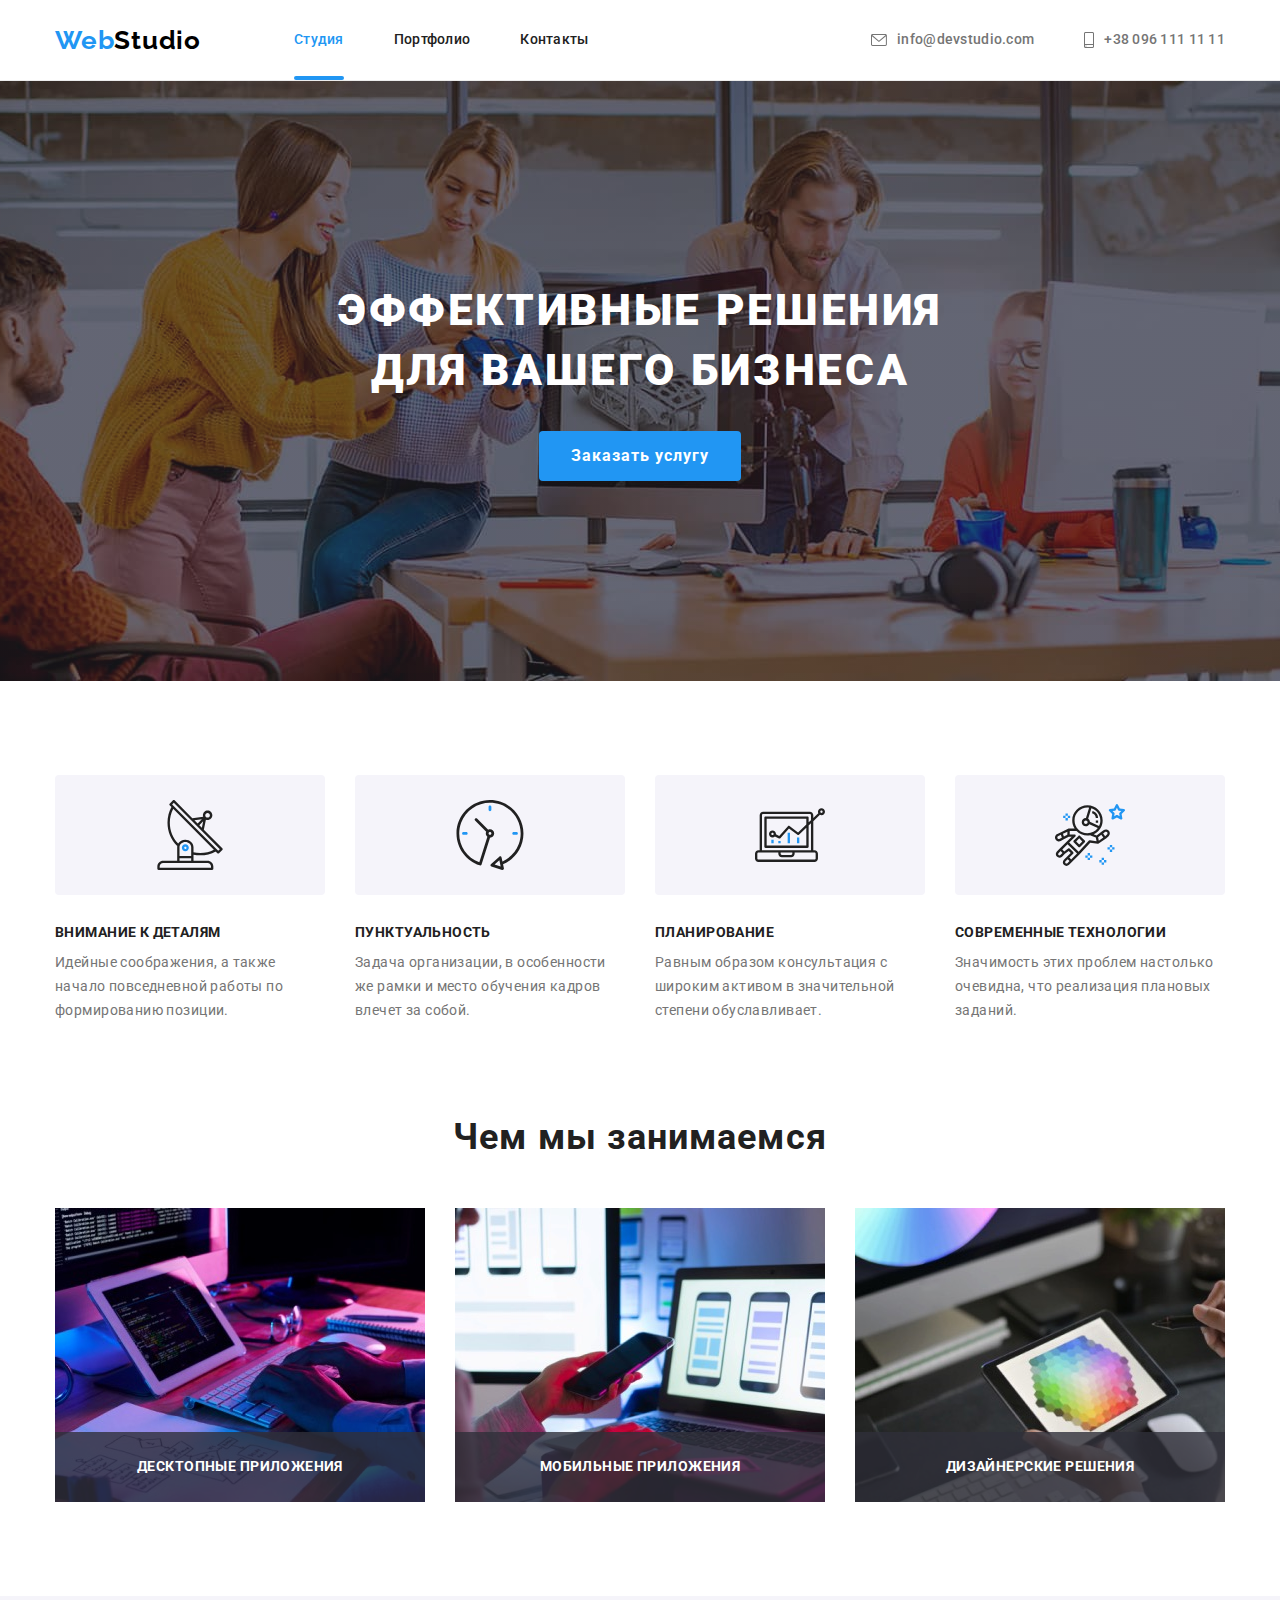
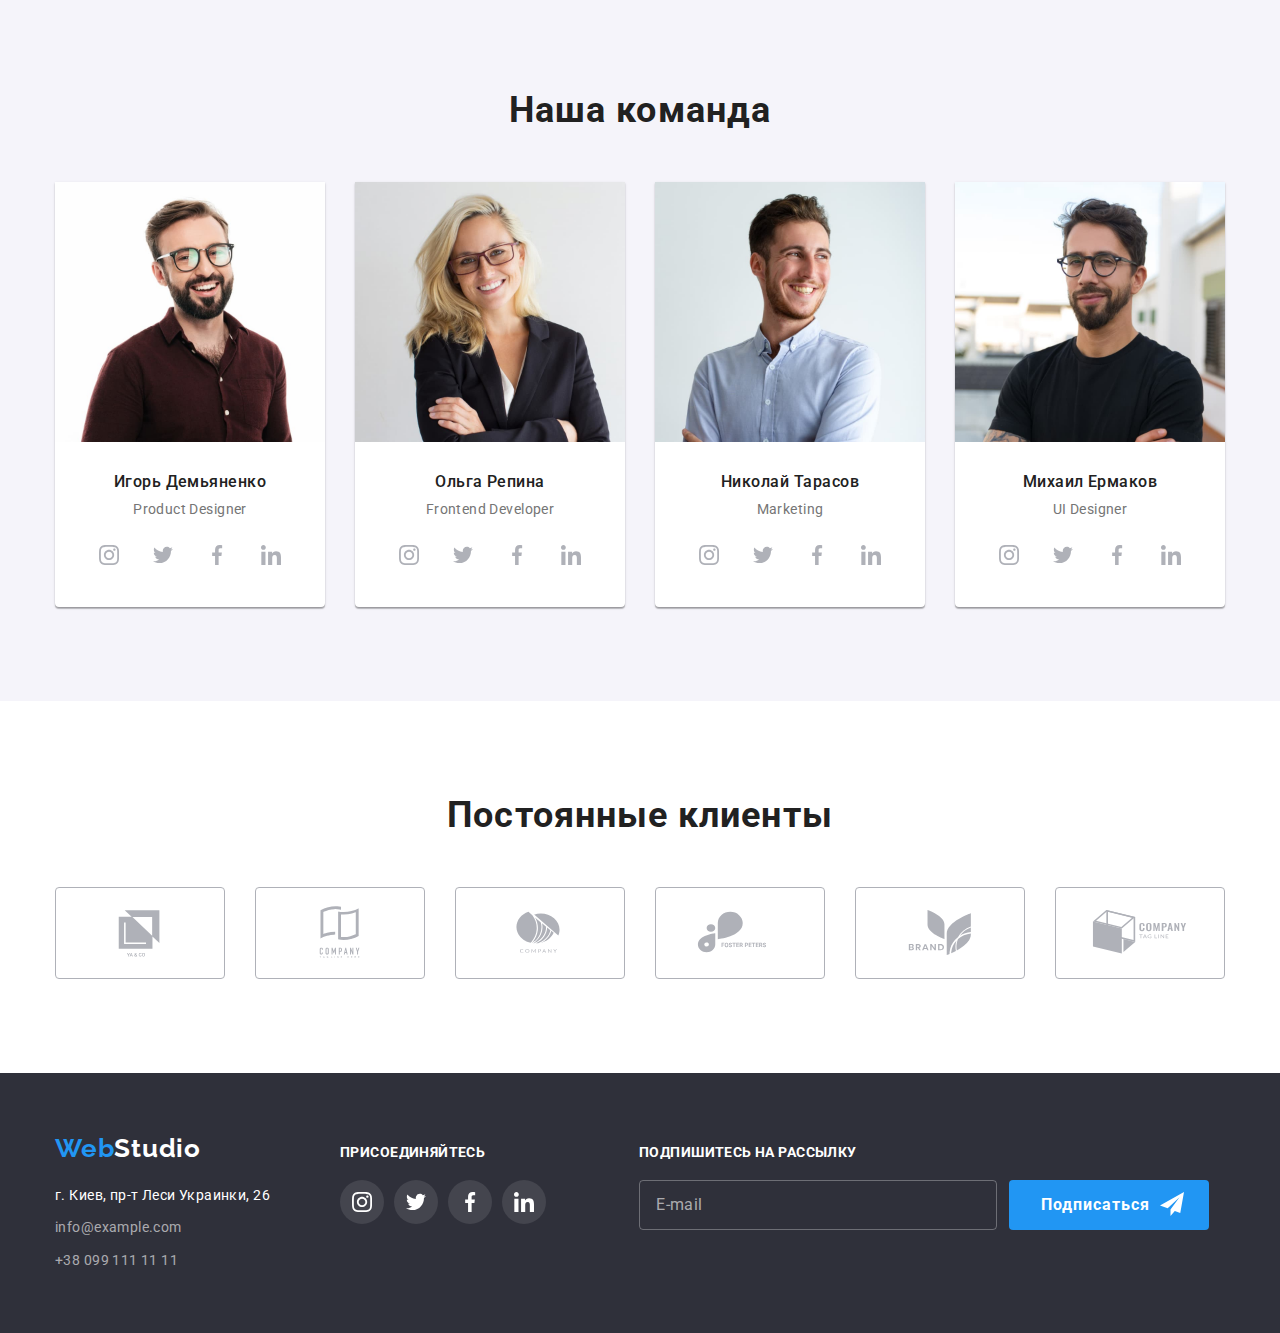
<file: index.html>
<!DOCTYPE html>
<html lang="ru">
  <head>
    <meta charset="UTF-8" />
    <meta http-equiv="X-UA-Compatible" content="IE=edge" />
    <meta name="viewport" content="width=device-width, initial-scale=1.0" />
    <title>WebStudio</title>

    <!-- Fonts start -->
    <link
      href="https://fonts.googleapis.com/css2?family=Raleway:wght@700&family=Roboto:wght@400;500;700;900&display=swap"
      rel="stylesheet"
    />
    <!-- Fonts end -->

    <!-- Normalize styles start -->
    <link
      rel="stylesheet"
      href="https://cdn.jsdelivr.net/npm/modern-normalize@1.1.0/modern-normalize.min.css"
    />
    <!-- Normalize styles end -->

    <!-- Custom styles start -->
    <link rel="stylesheet" href="./css/styles.css" />
    <!-- custom styles end -->
  </head>

  <body>
    <!--Nav menu -->

    <header class="header-underline">
      <div class="container main-nav">
        <nav class="nav">
          <a href="./" class="logo link"> <span class="logo accent">Web</span>Studio</a>
          <ul class="menu">
            <li class="list">
              <a class="nav link current" href="./index.html"> Студия</a>
            </li>
            <li class="list">
              <a class="nav link" href="./portfolio.html">Портфолио</a>
            </li>
            <li class="list">
              <a class="nav link" href="">Контакты</a>
            </li>
          </ul>
        </nav>
        <ul class="contacts">
          <li class="list item">
            <a class="contact link" href="mailto:info@devstudio.com">
              <svg class="contact-btn-icon" width="16px" height="12px">
                <use href="./images/icons.svg#icon-envelope"></use>
              </svg>
              info@devstudio.com</a
            >
          </li>

          <li class="list item">
            <a class="contact link" href="tel:+380961111111">
              <svg class="contact-btn-icon" width="10px" height="16px">
                <use href="./images/icons.svg#icon-smartphone"></use>
              </svg>
              +38 096 111 11 11</a
            >
          </li>
        </ul>
      </div>
    </header>
    <main>
      <!-- Hero -->

      <section class="hero-section">
        <div class="container hero">
          <h1 class="hero-title">
            Эффективные решения
            <br />
            для вашего бизнеса
          </h1>
          <button data-modal-open class="button primary hero-btn" type="button">
            Заказать услугу
          </button>
        </div>
      </section>

      <!-- Testimonials -->

      <section class="section">
        <div class="container">
          <h2 class="visually-hidden">Преимущества</h2>
          <ul class="testimonials">
            <li class="list testimonial-item">
              <div class="testimonial-icon-wrap">
                <svg class="testimonial-icon" width="70" height="70">
                  <use href="./images/icons.svg#icon-antenna"></use>
                </svg>
              </div>
              <h3 class="section-subtitle testimonial">Внимание к деталям</h3>
              <p class="testimonial-text">
                Идейные соображения, а также начало повседневной работы по формированию позиции.
              </p>
            </li>
            <li class="list testimonial-item">
              <div class="testimonial-icon-wrap">
                <svg class="testimonial-icon" width="70" height="70">
                  <use href="./images/icons.svg#icon-clock"></use>
                </svg>
              </div>
              <h3 class="section-subtitle testimonial">Пунктуальность</h3>
              <p class="testimonial-text">
                Задача организации, в особенности же рамки и место обучения кадров влечет за собой.
              </p>
            </li>
            <li class="list testimonial-item">
              <div class="testimonial-icon-wrap">
                <svg class="testimonial-icon" width="70" height="70">
                  <use href="./images/icons.svg#icon-diagram"></use>
                </svg>
              </div>
              <h3 class="section-subtitle testimonial">Планирование</h3>
              <p class="testimonial-text">
                Равным образом консультация с широким активом в значительной степени обуславливает.
              </p>
            </li>
            <li class="list testimonial-item">
              <div class="testimonial-icon-wrap">
                <svg class="testimonial-icon" width="70" height="70">
                  <use href="./images/icons.svg#icon-astronaut"></use>
                </svg>
              </div>
              <h3 class="section-subtitle testimonial">Современные технологии</h3>
              <p class="testimonial-text">
                Значимость этих проблем настолько очевидна, что реализация плановых заданий.
              </p>
            </li>
          </ul>
        </div>
      </section>

      <!-- About -->

      <section class="section section-about">
        <div class="container">
          <h2 class="section-title">Чем мы занимаемся</h2>
          <ul class="about-grid">
            <li class="list item">
              <div class="thumb">
                <img src="./images/box_1.jpg" alt="Изображение" width="370" />
                <p class="about-label">Десктопные приложения</p>
              </div>
            </li>
            <li class="list item">
              <div class="thumb">
                <img src="./images/box_2.jpg" alt="Изображение" width="370" />
                <p class="about-label">Мобильные приложения</p>
              </div>
            </li>
            <li class="list item">
              <div class="thumb">
                <img src="./images/box_3.jpg" alt="Изображение" width="370" />
                <p class="about-label">Дизайнерские решения</p>
              </div>
            </li>
          </ul>
        </div>
      </section>

      <!-- Our team -->

      <section class="section sec-bg team">
        <div class="container">
          <h2 class="section-title">Наша команда</h2>
          <ul class="team-grid">
            <li class="list team-card item">
              <img class="team-photo" src="./images/photo1.jpg" alt="Фото" width="270" />
              <div class="team-descr-wrap">
                <h3 class="section-subtitle team">Игорь Демьяненко</h3>
                <p class="team-descr">Product Designer</p>
                <ul class="team-icon-set">
                  <li class="team-social-item list">
                    <a class="team-social-link link" href="#">
                      <svg class="team-social-icon" width="20" height="20">
                        <use href="./images/icons.svg#icon-instagram"></use>
                      </svg>
                    </a>
                  </li>
                  <li class="team-social-item list">
                    <a class="team-social-link link" href="#">
                      <svg class="team-social-icon" width="20" height="20">
                        <use href="./images/icons.svg#icon-twitter"></use>
                      </svg>
                    </a>
                  </li>
                  <li class="team-social-item list">
                    <a class="team-social-link link" href="#">
                      <svg class="team-social-icon" width="20" height="20">
                        <use href="./images/icons.svg#icon-facebook"></use>
                      </svg>
                    </a>
                  </li>
                  <li class="team-social-item list">
                    <a class="team-social-link link" href="#">
                      <svg class="team-social-icon" width="20" height="20">
                        <use href="./images/icons.svg#icon-linkedin"></use>
                      </svg>
                    </a>
                  </li>
                </ul>
              </div>
            </li>
            <li class="list team-card item">
              <img class="team-photo" src="./images/photo2.jpg" alt="Фото" width="270" />
              <div class="team-descr-wrap">
                <h3 class="section-subtitle team">Ольга Репина</h3>
                <p class="team-descr">Frontend Developer</p>
                <ul class="team-icon-set">
                  <li class="team-social-item list">
                    <a class="team-social-link link" href="#">
                      <svg class="team-social-icon" width="20" height="20">
                        <use href="./images/icons.svg#icon-instagram"></use>
                      </svg>
                    </a>
                  </li>
                  <li class="team-social-item list">
                    <a class="team-social-link link" href="#">
                      <svg class="team-social-icon" width="20" height="20">
                        <use href="./images/icons.svg#icon-twitter"></use>
                      </svg>
                    </a>
                  </li>
                  <li class="team-social-item list">
                    <a class="team-social-link link" href="#">
                      <svg class="team-social-icon" width="20" height="20">
                        <use href="./images/icons.svg#icon-facebook"></use>
                      </svg>
                    </a>
                  </li>
                  <li class="team-social-item list">
                    <a class="team-social-link link" href="#">
                      <svg class="team-social-icon" width="20" height="20">
                        <use href="./images/icons.svg#icon-linkedin"></use>
                      </svg>
                    </a>
                  </li>
                </ul>
              </div>
            </li>
            <li class="list team-card item">
              <img class="team-photo" src="./images/photo3.jpg" alt="Фото" width="270" />
              <div class="team-descr-wrap">
                <h3 class="section-subtitle team">Николай Тарасов</h3>
                <p class="team-descr">Marketing</p>
                <ul class="team-icon-set">
                  <li class="team-social-item list">
                    <a class="team-social-link link" href="#">
                      <svg class="team-social-icon" width="20" height="20">
                        <use href="./images/icons.svg#icon-instagram"></use>
                      </svg>
                    </a>
                  </li>
                  <li class="team-social-item list">
                    <a class="team-social-link link" href="#">
                      <svg class="team-social-icon" width="20" height="20">
                        <use href="./images/icons.svg#icon-twitter"></use>
                      </svg>
                    </a>
                  </li>
                  <li class="team-social-item list">
                    <a class="team-social-link link" href="#">
                      <svg class="team-social-icon" width="20" height="20">
                        <use href="./images/icons.svg#icon-facebook"></use>
                      </svg>
                    </a>
                  </li>
                  <li class="team-social-item list">
                    <a class="team-social-link link" href="#">
                      <svg class="team-social-icon" width="20" height="20">
                        <use href="./images/icons.svg#icon-linkedin"></use>
                      </svg>
                    </a>
                  </li>
                </ul>
              </div>
            </li>
            <li class="list team-card item">
              <img class="team-photo" src="./images/photo4.jpg" alt="Фото" width="270" />
              <div class="team-descr-wrap">
                <h3 class="section-subtitle team">Михаил Ермаков</h3>
                <p class="team-descr">UI Designer</p>
                <ul class="team-icon-set">
                  <li class="team-social-item list">
                    <a class="team-social-link link" href="#">
                      <svg class="team-social-icon" width="20" height="20">
                        <use href="./images/icons.svg#icon-instagram"></use>
                      </svg>
                    </a>
                  </li>
                  <li class="team-social-item list">
                    <a class="team-social-link link" href="#">
                      <svg class="team-social-icon" width="20" height="20">
                        <use href="./images/icons.svg#icon-twitter"></use>
                      </svg>
                    </a>
                  </li>
                  <li class="team-social-item list">
                    <a class="team-social-link link" href="#">
                      <svg class="team-social-icon" width="20" height="20">
                        <use href="./images/icons.svg#icon-facebook"></use>
                      </svg>
                    </a>
                  </li>
                  <li class="team-social-item list">
                    <a class="team-social-link link" href="#">
                      <svg class="team-social-icon" width="20" height="20">
                        <use href="./images/icons.svg#icon-linkedin"></use>
                      </svg>
                    </a>
                  </li>
                </ul>
              </div>
            </li>
          </ul>
        </div>
      </section>
      <!-- Clients -->

      <section class="section">
        <div class="container">
          <h2 class="section-title">Постоянные клиенты</h2>
          <ul class="clients-icon-set">
            <li class="client-card list">
              <a href="" class="client-card-link">
                <svg class="client-icon" width="106" height="60">
                  <use href="./images/icons.svg#icon-logo1"></use>
                </svg>
              </a>
            </li>
            <li class="client-card list">
              <a href="" class="client-card-link">
                <svg class="client-icon" width="106" height="60">
                  <use href="./images/icons.svg#icon-logo2"></use>
                </svg>
              </a>
            </li>
            <li class="client-card list">
              <a href="" class="client-card-link">
                <svg class="client-icon" width="106" height="60">
                  <use href="./images/icons.svg#icon-logo3"></use>
                </svg>
              </a>
            </li>
            <li class="client-card list">
              <a href="" class="client-card-link">
                <svg class="client-icon" width="106" height="60">
                  <use href="./images/icons.svg#icon-logo4"></use>
                </svg>
              </a>
            </li>
            <li class="client-card list">
              <a href="" class="client-card-link">
                <svg class="client-icon" width="106" height="60">
                  <use href="./images/icons.svg#icon-logo5"></use>
                </svg>
              </a>
            </li>
            <li class="client-card list">
              <a href="" class="client-card-link">
                <svg class="client-icon" width="106" height="60">
                  <use href="./images/icons.svg#icon-logo6"></use>
                </svg>
              </a>
            </li>
          </ul>
        </div>
      </section>
    </main>

    <!-- Footer -->

    <footer class="footer">
      <div class="container">
        <div class="footer-wrap">
          <div class="footer-logo-column">
            <a class="logo-footer link" href="./"> <span class="logo accent">Web</span>Studio </a>
            <div>
              <address class="address">г. Киев, пр-т Леси Украинки, 26</address>
              <address>
                <a class="footer-contact link" href="mailto:info@example.com">info@example.com</a>
                <a class="footer-contact link" href="tel:+380991111111">+38 099 111 11 11</a>
              </address>
            </div>
          </div>
          <div class="social-icon-wrap">
            <h2 class="social-icon-title">присоединяйтесь</h2>
            <ul class="footer-social-icon-set">
              <li class="footer-social-item list">
                <a class="footer-social-link link" href="">
                  <svg class="footer-social-icon" width="20" height="20">
                    <use href="./images/icons.svg#icon-instagram"></use>
                  </svg>
                </a>
              </li>
              <li class="footer-social-item list">
                <a class="footer-social-link link" href="">
                  <svg class="footer-social-icon" width="20" height="20">
                    <use href="./images/icons.svg#icon-twitter"></use>
                  </svg>
                </a>
              </li>
              <li class="footer-social-item list">
                <a class="footer-social-link link" href="">
                  <svg class="footer-social-icon" width="20" height="20">
                    <use href="./images/icons.svg#icon-facebook"></use>
                  </svg>
                </a>
              </li>
              <li class="footer-social-item list">
                <a class="footer-social-link link" href="">
                  <svg class="footer-social-icon" width="20" height="20">
                    <use href="./images/icons.svg#icon-linkedin"></use>
                  </svg>
                </a>
              </li>
            </ul>
          </div>
          <div class="subscr-wrap">
            <strong class="subscr-title">Подпишитесь на рассылку</strong>
            <form class="subscr-form" autocomplete="on" novalidate>
              <label class="subscr-form-lable" for="user-mail"></label>
              <input
                class="subscr-input"
                type="email"
                name="user-mail"
                id="user-mail"
                placeholder="E-mail"
              />
              <button class="subscr-btn button primary hero-btn" type="submit">
                Подписаться
                <svg class="subscr-icon" width="24" height="24">
                  <use href="./images/icons.svg#icon-send"></use>
                </svg>
              </button>
            </form>
          </div>
        </div>
      </div>
    </footer>
    <!-- Modal -->
    <div data-modal class="backdrop is-hidden">
      <div class="modal">
        <button data-modal-close class="close-btn" type="button">
          <svg width="18" height="18">
            <use class="cross" href="./images/icons.svg#icon-close"></use>
          </svg>
        </button>
        <strong class="modal-title">Оставьте свои данные, мы вам перезвоним</strong>
        <form class="modal-form" autocomplete="on" novalidate>
          <label class="modal-field">
            <span class="modal-label">Имя</span>
            <span class="input-wrap">
              <input class="modal-input" type="text" name="name" />
              <svg class="input-icon" width="18" height="18">
                <use href="./images/icons.svg#icon-person"></use>
              </svg>
            </span>
          </label>

          <label class="modal-field">
            <span class="modal-label">Телефон</span>
            <span class="input-wrap">
              <input class="modal-input" type="tel" name="phone" />
              <svg class="input-icon" width="18" height="18">
                <use href="./images/icons.svg#icon-phone"></use>
              </svg>
            </span>
          </label>

          <label class="modal-field"
            ><span class="modal-label">Почта</span>
            <span class="input-wrap">
              <input class="modal-input" type="email" name="mail" />
              <svg class="input-icon" width="18" height="18">
                <use href="./images/icons.svg#icon-email"></use>
              </svg>
            </span>
          </label>

          <label class="modal-label" for="massage">Комментарий</label>
          <textarea
            class="modal-input massage"
            name="massage"
            id="massage"
            placeholder="Введите текст"
          ></textarea>

          <label class="policy-label" for="policy">
            <input class="policy-checkbox" type="checkbox" name="policy" id="policy" />
            <span class="checkbox-icon"></span>
            <span>Соглашаюсь с рассылкой и принимаю&nbsp;</span>
            <a class="policy-link" href=""> Условия договора</a>
          </label>
          <button class="button primary hero-btn modal-btn" type="submit">Отправить</button>
        </form>
      </div>
    </div>

    <script src="./js/modal.js"></script>
  </body>
</html>
</file>
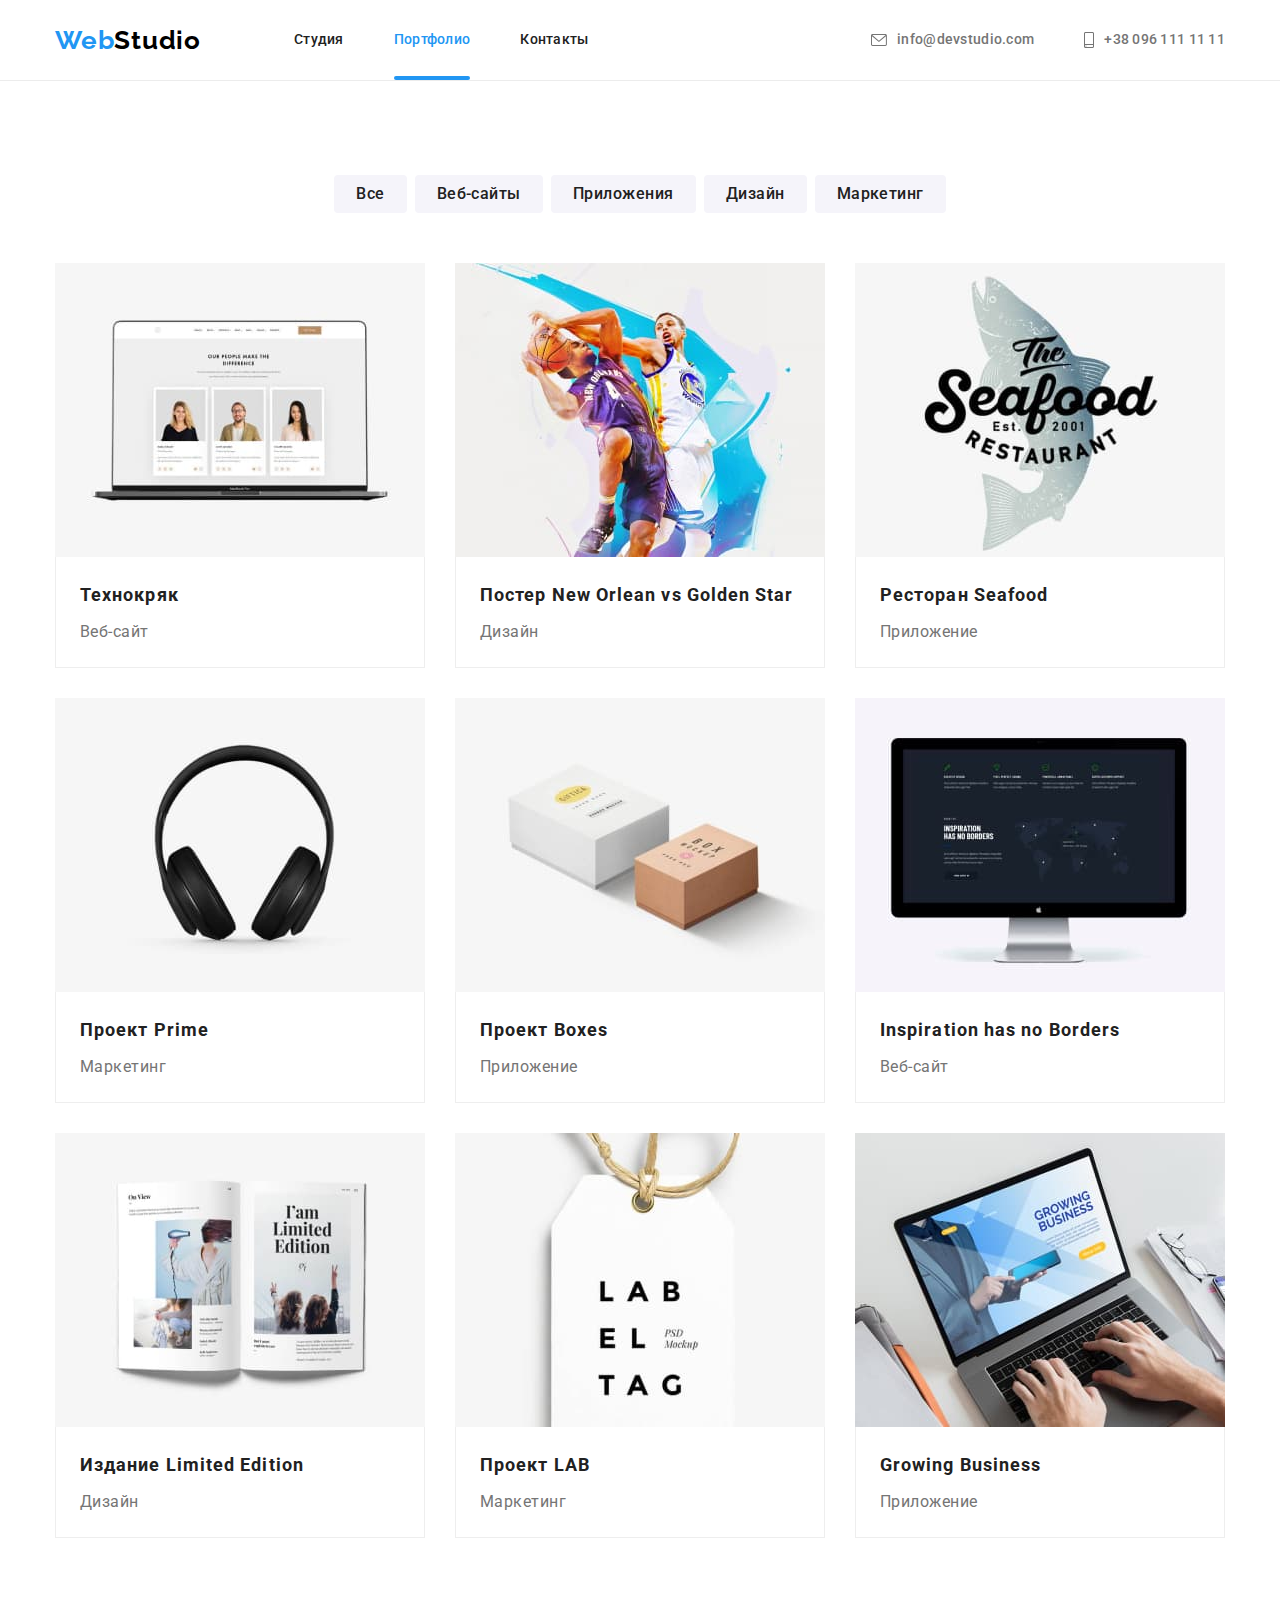
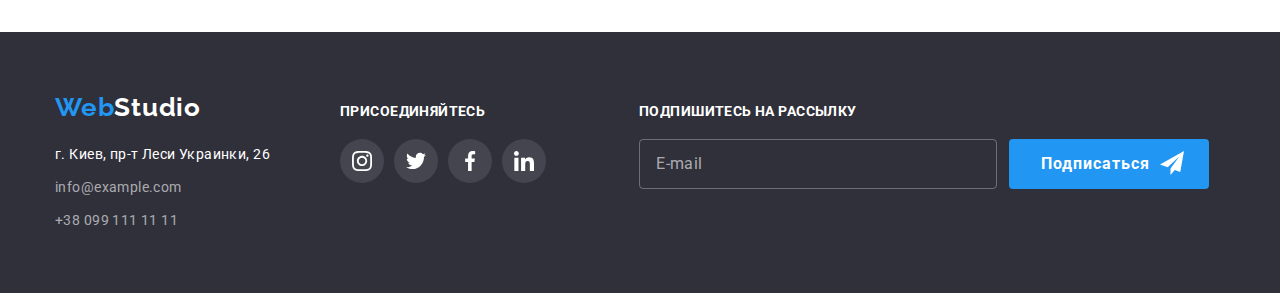
<file: portfolio.html>
<!DOCTYPE html>
<html lang="ru">
  <head>
    <meta charset="UTF-8" />
    <meta http-equiv="X-UA-Compatible" content="IE=edge" />
    <meta name="viewport" content="width=device-width, initial-scale=1.0" />
    <title>Portfolio</title>

    <!-- Fonts start -->
    <link
      href="https://fonts.googleapis.com/css2?family=Raleway:wght@700&family=Roboto:wght@400;500;700;900&display=swap"
      rel="stylesheet"
    />
    <!-- Fonts end -->

    <!-- Normalize styles start -->
    <link
      rel="stylesheet"
      href="https://cdn.jsdelivr.net/npm/modern-normalize@1.1.0/modern-normalize.min.css"
    />
    <!-- Normalize styles end -->

    <!-- Custom styles start -->
    <link rel="stylesheet" href="./css/styles.css" />
    <!-- custom styles end -->
  </head>

  <body>
    <!-- Nav menu  -->

    <header class="header-underline">
      <div class="container main-nav">
        <nav class="nav">
          <a href="./" class="logo link"> <span class="logo accent">Web</span>Studio</a>
          <ul class="menu">
            <li class="list">
              <a class="nav link" href="./index.html"> Студия</a>
            </li>
            <li class="list">
              <a class="nav link current" href="./portfolio.html">Портфолио</a>
            </li>
            <li class="list">
              <a class="nav link" href="">Контакты</a>
            </li>
          </ul>
        </nav>
        <ul class="contacts">
          <li class="list item">
            <a class="contact link" href="mailto:info@devstudio.com">
              <svg class="contact-btn-icon" width="16px" height="12px">
                <use href="./images/icons.svg#icon-envelope"></use>
              </svg>
              info@devstudio.com</a
            >
          </li>

          <li class="list item">
            <a class="contact link" href="tel:+380961111111">
              <svg class="contact-btn-icon" width="10px" height="16px">
                <use href="./images/icons.svg#icon-smartphone"></use>
              </svg>
              +38 096 111 11 11</a
            >
          </li>
        </ul>
      </div>
    </header>
    <main>
      <!-- Filer -->

      <section class="section">
        <div class="container">
          <h1 class="visually-hidden">Портфорлио</h1>
          <ul class="filter">
            <li class="list item">
              <button type="button" class="button-filter">Все</button>
            </li>
            <li class="list item">
              <button type="button" class="button-filter">Веб-сайты</button>
            </li>
            <li class="list item">
              <button type="button" class="button-filter">Приложения</button>
            </li>
            <li class="list item">
              <button type="button" class="button-filter">Дизайн</button>
            </li>
            <li class="list item">
              <button type="button" class="button-filter">Маркетинг</button>
            </li>
          </ul>
          <ul class="works">
            <li class="list item">
              <a class="work-link link" href="">
                <div class="work-thumb">
                  <img src="./images/portfolio1.jpg" alt="Ноутбук" width="370" />
                  <p class="work-label">
                    Ресурс предлагает комплексные предложения с разным уровнем функционала и
                    сервисов. Все это позволит посетителю получить исчерпывающие сведения о компании
                    или частном лице.
                  </p>
                </div>

                <div class="item-desr-wrap">
                  <h2 class="section-subtitle work">Технокряк</h2>
                  <p>Веб-сайт</p>
                </div>
              </a>
            </li>
            <li class="list item">
              <a class="work-link link" href="">
                <div class="work-thumb">
                  <img src="./images/portfolio2.jpg" alt="Ноутбук" width="370" />
                  <p class="work-label">
                    Ресурс предлагает комплексные предложения с разным уровнем функционала и
                    сервисов. Все это позволит посетителю получить исчерпывающие сведения о компании
                    или частном лице.
                  </p>
                </div>
                <div class="item-desr-wrap">
                  <h2 class="section-subtitle work">Постер New Orlean vs Golden Star</h2>
                  <p>Дизайн</p>
                </div>
              </a>
            </li>
            <li class="list item">
              <a class="work-link link" href="">
                <div class="work-thumb">
                  <img src="./images/portfolio3.jpg" alt="Ноутбук" width="370" />
                  <p class="work-label">
                    Ресурс предлагает комплексные предложения с разным уровнем функционала и
                    сервисов. Все это позволит посетителю получить исчерпывающие сведения о компании
                    или частном лице.
                  </p>
                </div>
                <div class="item-desr-wrap">
                  <h2 class="section-subtitle work">Ресторан Seafood</h2>
                  <p>Приложение</p>
                </div>
              </a>
            </li>
            <li class="list item">
              <a class="work-link link" href="">
                <div class="work-thumb">
                  <img src="./images/portfolio4.jpg" alt="Ноутбук" width="370" />
                  <p class="work-label">
                    Ресурс предлагает комплексные предложения с разным уровнем функционала и
                    сервисов. Все это позволит посетителю получить исчерпывающие сведения о компании
                    или частном лице.
                  </p>
                </div>
                <div class="item-desr-wrap">
                  <h2 class="section-subtitle work">Проект Prime</h2>
                  <p>Маркетинг</p>
                </div>
              </a>
            </li>
            <li class="list item">
              <a class="work-link link" href="">
                <div class="work-thumb">
                  <img src="./images/portfolio5.jpg" alt="Ноутбук" width="370" />
                  <p class="work-label">
                    Ресурс предлагает комплексные предложения с разным уровнем функционала и
                    сервисов. Все это позволит посетителю получить исчерпывающие сведения о компании
                    или частном лице.
                  </p>
                </div>
                <div class="item-desr-wrap">
                  <h2 class="section-subtitle work">Проект Boxes</h2>
                  <p>Приложение</p>
                </div>
              </a>
            </li>
            <li class="list item">
              <a class="work-link link" href="">
                <div class="work-thumb">
                  <img src="./images/portfolio6.jpg" alt="Ноутбук" width="370" />
                  <p class="work-label">
                    Ресурс предлагает комплексные предложения с разным уровнем функционала и
                    сервисов. Все это позволит посетителю получить исчерпывающие сведения о компании
                    или частном лице.
                  </p>
                </div>
                <div class="item-desr-wrap">
                  <h2 class="section-subtitle work">Inspiration has no Borders</h2>
                  <p>Веб-сайт</p>
                </div>
              </a>
            </li>
            <li class="list item">
              <a class="work-link link" href="">
                <div class="work-thumb">
                  <img src="./images/portfolio7.jpg" alt="Ноутбук" width="370" />
                  <p class="work-label">
                    Ресурс предлагает комплексные предложения с разным уровнем функционала и
                    сервисов. Все это позволит посетителю получить исчерпывающие сведения о компании
                    или частном лице.
                  </p>
                </div>
                <div class="item-desr-wrap">
                  <h2 class="section-subtitle work">Издание Limited Edition</h2>
                  <p>Дизайн</p>
                </div>
              </a>
            </li>
            <li class="list item">
              <a class="work-link link" href="">
                <div class="work-thumb">
                  <img src="./images/portfolio8.jpg" alt="Ноутбук" width="370" />
                  <p class="work-label">
                    Ресурс предлагает комплексные предложения с разным уровнем функционала и
                    сервисов. Все это позволит посетителю получить исчерпывающие сведения о компании
                    или частном лице.
                  </p>
                </div>
                <div class="item-desr-wrap">
                  <h2 class="section-subtitle work">Проект LAB</h2>
                  <p>Маркетинг</p>
                </div>
              </a>
            </li>
            <li class="list item">
              <a class="work-link link" href="">
                <div class="work-thumb">
                  <img src="./images/portfolio9.jpg" alt="Ноутбук" width="370" />
                  <p class="work-label">
                    Ресурс предлагает комплексные предложения с разным уровнем функционала и
                    сервисов. Все это позволит посетителю получить исчерпывающие сведения о компании
                    или частном лице.
                  </p>
                </div>
                <div class="item-desr-wrap">
                  <h2 class="section-subtitle work">Growing Business</h2>
                  <p>Приложение</p>
                </div>
              </a>
            </li>
          </ul>
        </div>
      </section>
    </main>

    <!-- Footer -->

    <footer class="footer">
      <div class="container">
        <div class="footer-wrap">
          <div class="footer-logo-column">
            <a class="logo-footer link" href="./"> <span class="logo accent">Web</span>Studio </a>
            <div>
              <address class="address">г. Киев, пр-т Леси Украинки, 26</address>
              <address>
                <a class="footer-contact link" href="mailto:info@example.com">info@example.com</a>
                <a class="footer-contact link" href="tel:+380991111111">+38 099 111 11 11</a>
              </address>
            </div>
          </div>
          <div class="social-icon-wrap">
            <h2 class="social-icon-title">присоединяйтесь</h2>
            <ul class="footer-social-icon-set">
              <li class="footer-social-item list">
                <a class="footer-social-link link" href="">
                  <svg class="footer-social-icon" width="20" height="20">
                    <use href="./images/icons.svg#icon-instagram"></use>
                  </svg>
                </a>
              </li>
              <li class="footer-social-item list">
                <a class="footer-social-link link" href="">
                  <svg class="footer-social-icon" width="20" height="20">
                    <use href="./images/icons.svg#icon-twitter"></use>
                  </svg>
                </a>
              </li>
              <li class="footer-social-item list">
                <a class="footer-social-link link" href="">
                  <svg class="footer-social-icon" width="20" height="20">
                    <use href="./images/icons.svg#icon-facebook"></use>
                  </svg>
                </a>
              </li>
              <li class="footer-social-item list">
                <a class="footer-social-link link" href="">
                  <svg class="footer-social-icon" width="20" height="20">
                    <use href="./images/icons.svg#icon-linkedin"></use>
                  </svg>
                </a>
              </li>
            </ul>
          </div>
          <div class="subscr-wrap">
            <strong class="subscr-title">Подпишитесь на рассылку</strong>
            <form class="subscr-form" autocomplete="on" novalidate>
              <label class="subscr-form-lable" for="user-mail"></label>
              <input
                class="subscr-input"
                type="email"
                name="user-mail"
                id="user-mail"
                placeholder="E-mail"
              />
              <button class="subscr-btn button primary hero-btn" type="submit">
                Подписаться
                <svg class="subscr-icon" width="24" height="24">
                  <use href="./images/icons.svg#icon-send"></use>
                </svg>
              </button>
            </form>
          </div>
        </div>
      </div>
    </footer>
  </body>
</html>
</file>
<file: css/styles.css>
/* Палитра шпаргалка

Основной цвет фона #FFFFFF
Дополнительный цвет фона #F5F4FA
Цвет футера #2F303A
Основной цвет текста #757575
Цвет заголовков #212121
Акцентный цвет #2196F3
Белый цвет текста #FFFFFF
Белый цвет с прозрачностью rgba(255, 255, 255, 0.6) 
Радиус скругления углов 4px

Fonts
font-family: 'Raleway';
font-style: normal;
font-weight: 700;

font-family: 'Roboto';
font-style: normal;
font-weight: 400;
font-weight: 500;
font-weight: 700;
font-weight: 900;
 */

:root {
  --main-bg-color: #ffffff;
  --add-bg-color: #f5f4fa;
  --main-text-color: #757575;
  --title-color: #212121;
  --accent-color: #2196f3;
  --white-text-color: #ffffff;
  --white-transparent-text-color: rgba(255, 255, 255, 0.6);
  --border-radius: 4px;
  --footer-bg-color: #2f303a;
  --hero-btn-cl: #188ce8;
  --black-logo-color: #000000;
  --header-underline-cl: #ececec;
  --border-card-cl: #eeeeee;
  --border-client-cl: #afb1b8;
}

/* RESET Start */

h1,
h2,
h3,
h4,
h5,
h6 {
  margin: 0;
  padding: 0;
}

p {
  margin: 0;
  padding: 0;
}

ul {
  margin: 0;
  padding: 0;
}

img {
  display: block;
  max-width: 100%;
  height: auto;
}

/* RESET end */

/* COMMON STYLES start*/

body {
  background-color: var(--main-bg-color);
  color: var(--main-text-color);
  font-family: Roboto, sans-serif;
  font-style: normal;
  font-size: 14px;
  letter-spacing: 0.03em;
}

.list {
  list-style: none;
}

.link {
  text-decoration: none;
}

.section {
  padding: 94px 0 94px 0;
}

.container {
  width: 1200px;
  padding-left: 15px;
  padding-right: 15px;
  margin-left: auto;
  margin-right: auto;
}

.button {
  font-family: inherit;
  border-radius: var(--border-radius);
  cursor: pointer;
  font-weight: 700;
  font-size: 16px;
  line-height: 1.88;
  letter-spacing: 0.06em;
}

.button.primary {
  background-color: var(--accent-color);
  color: var(--white-text-color);
  border: none;
  padding: 10px 32px 10px 32px;
}

.button.secondary {
  background-color: var(--main-bg-color);
  color: var(--accent-color);
  border-color: var(--accent-color);
}

.section-title {
  margin-bottom: 50px;

  color: var(--title-color);
  font-weight: 700;
  font-size: 36px;
  line-height: 1.17x;
  text-align: center;
  letter-spacing: 0.03em;
}

.section-subtitle {
  color: var(--title-color);
  font-weight: 700;
  font-size: 14px;
  line-height: 1.14;
  letter-spacing: 0.03em;
}

.visually-hidden {
  position: absolute;
  width: 1px;
  height: 1px;
  margin: -1px;
  border: 0;
  padding: 0;
  white-space: nowrap;
  clip-path: inset(100%);
  clip: rect(0 0 0 0);
  overflow: hidden;
}

/* COMMON STYLES end*/

/* NAV MENU  start */

.header-underline {
  border-bottom: 1px solid var(--header-underline-cl);
}

.main-nav {
  display: flex;
  align-items: center;
}

.logo {
  color: var(--black-logo-color);
  font-family: 'Raleway';
  font-style: normal;
  font-weight: 700;
  font-size: 26px;
  line-height: 1.19;
  letter-spacing: 0.03em;
}

.logo.accent {
  color: var(--accent-color);
}

.logo-footer {
  color: var(--white-text-color);
  font-family: 'Raleway';
  font-style: normal;
  font-weight: 700;
  font-size: 26px;
  line-height: 1.19;
  letter-spacing: 0.03em;
}

.nav {
  display: flex;
  align-items: center;
}

.menu {
  display: flex;
  margin: 0;
  padding-inline-start: 0;
  margin-left: 93px;
}

.nav.link {
  color: var(--title-color);
  font-weight: 500;
  font-size: 14px;
  line-height: 1.14;
  letter-spacing: 0.02em;
}

.link.current {
  color: var(--accent-color);
}

.menu > .list {
  position: relative;
}

.current::after {
  content: '';
  display: inline-block;
  width: 100%;
  height: 4px;
  background-color: var(--accent-color);
  border-radius: 2px;
  position: absolute;
  bottom: 0;
  left: 0;
}

.menu .list:not(:last-child) {
  margin-right: 50px;
}

.nav.link {
  display: block;
  padding-top: 32px;
  padding-bottom: 32px;

  transition: color 250ms cubic-bezier(0.4, 0, 0.2, 1);
}

.nav.link:hover,
.nav.link:focus {
  color: var(--accent-color);
}

.contacts {
  display: flex;
  margin-left: auto;

  font-weight: 500;
  font-size: 14px;
  line-height: 1.14;
  letter-spacing: 0.02em;
}

.contacts .list + .list {
  margin-left: 50px;
}

.contact {
  display: flex;
  align-items: center;
  color: var(--main-text-color);

  transition: color 250ms cubic-bezier(0.4, 0, 0.2, 1);
}

.contact-btn-icon {
  margin-right: 10px;
  fill: currentColor;

  transition: color 250ms cubic-bezier(0.4, 0, 0.2, 1);
}

.contact:hover,
.contact:focus {
  color: var(--accent-color);
}

.contact:hover .contact-btn-icon,
.contact:focus .contact-btn-icon {
  fill: var(--accent-color);
}

/* NAV MENU  end */

/*HERO start */

.hero-section {
  padding: 200px 0;
  max-width: 1600px;
  height: 600px;
  margin-left: auto;
  margin-right: auto;
  background-color: var(--main-text-color);
  background-image: linear-gradient(to right, rgba(47, 48, 58, 0.4), rgba(47, 48, 58, 0.4)),
    url('../images/bg-img.jpg');
  background-repeat: no-repeat;
  background-position: center;
  background-size: cover;
}

.container.hero {
  text-align: center;
}

.hero-title {
  margin-top: 0;
  margin-bottom: 30px;

  color: var(--white-text-color);
  font-weight: 900;
  font-size: 44px;
  line-height: 1.36;
  text-align: center;
  letter-spacing: 0.06em;
  text-transform: uppercase;
}

.hero-btn {
  transition: background-color 250ms cubic-bezier(0.4, 0, 0.2, 1);
}

.hero-btn:hover,
.hero-btn:focus {
  background-color: var(--hero-btn-cl);
  box-shadow: 0px 4px 4px rgba(0, 0, 0, 0.15);
}

/*HERO end */

/* TESTIMONIALS start*/
.testimonials {
  display: flex;
  margin-right: -30px;
}

.testimonial-item {
  flex-basis: calc(100% / 4 - 30px);
}

.testimonial-item:not(:last-child) {
  margin-right: 30px;
}

.testimonial-icon-wrap {
  display: flex;
  align-items: center;
  height: 120px;
  margin-bottom: 30px;
  background-color: var(--add-bg-color);
  border-radius: var(--border-radius);
}

.testimonial-icon {
  width: 270px;
}

.section-subtitle.testimonial {
  margin-bottom: 10px;
  text-transform: uppercase;
}

.testimonial-text {
  line-height: 1.71;
}

/* TESTIMONIALS end*/

/* ABOUT start*/

.section-about {
  padding-top: 0;
}

.about-grid {
  display: flex;
}

.about-grid .item:not(:last-child) {
  margin-right: 30px;
}

.thumb {
  position: relative;
}

.about-label {
  display: flex;
  align-items: center;
  justify-content: center;
  position: absolute;
  bottom: 0;
  right: 0;

  width: 100%;
  height: 70px;
  background-color: rgba(47, 48, 58, 0.8);
  color: var(--white-text-color);
  font-weight: 700;
  font-size: 14px;
  line-height: 1.14;
  letter-spacing: 0.03em;
  text-transform: uppercase;
}

/* ABOUT end*/

/* OUR TEAM tart*/

.team-grid {
  display: flex;
  justify-content: space-between;
}

.sec-bg {
  background-color: var(--add-bg-color);
}

.team-card {
  background-color: var(--main-bg-color);
  box-shadow: 0px 1px 3px rgba(0, 0, 0, 0.12), 0px 1px 1px rgba(0, 0, 0, 0.14),
    0px 2px 1px rgba(0, 0, 0, 0.2);
  border-radius: 0px 0px 4px 4px;
}

.section-subtitle.team {
  margin-bottom: 10px;

  font-weight: 500;
  font-size: 16px;
  line-height: 1.19;
  text-align: center;
  letter-spacing: 0.03em;
}

.team-descr {
  line-height: 1.19;
  text-align: center;
  margin-bottom: 16px;
}

.team-descr-wrap {
  padding-top: 30px;
  padding-bottom: 30px;
}

.team-icon-set {
  display: flex;
  flex-direction: row;
  justify-content: center;
}

.team-social-link {
  display: flex;
  align-items: center;
  justify-content: center;
  align-items: center;

  width: 44px;
  height: 44px;

  border-radius: 50%;
  color: #afb1b8;

  transition: background-color 250ms cubic-bezier(0.4, 0, 0.2, 1);
}

.team-social-item:not(:last-child) {
  margin-right: 10px;
}

.team-social-link:hover,
.team-social-link:focus {
  background-color: var(--accent-color);
}

.team-social-icon {
  fill: currentColor;

  transition: fill 250ms cubic-bezier(0.4, 0, 0.2, 1);
}

.team-social-link:hover .team-social-icon,
.team-social-link:focus .team-social-icon {
  fill: var(--white-text-color);
}

/* OUR TEAM end*/

/* CLIENTS start */

.clients-icon-set {
  display: flex;
  flex-direction: row;
}

.client-card-link {
  display: flex;
  width: 170px;
  height: 92px;
  align-items: center;
  justify-content: center;
  border: 1px solid var(--border-client-cl);
  border-radius: var(--border-radius);
  color: #afb1b8;

  transition: border 250ms cubic-bezier(0.4, 0, 0.2, 1);
}

.client-card-link:hover,
.client-card-link:focus {
  border: 1px solid var(--accent-color);
}

.client-card:not(:last-child) {
  margin-right: 30px;
}

.client-icon {
  fill: currentColor;

  transition: fill 250ms cubic-bezier(0.4, 0, 0.2, 1);
}

.client-card-link:hover .client-icon,
.client-card-link:focus .client-icon {
  fill: var(--accent-color);
}

/* CLIENTS end */

/* FOOTER  start*/

.footer {
  background-color: var(--footer-bg-color);
  padding-top: 60px;
  padding-bottom: 60px;
}

.footer-wrap {
  display: flex;
  flex-direction: row;
  align-items: baseline;
}

.footer-logo-column {
  margin-right: 70px;
}

.logo-footer {
  display: inline-block;
  margin-bottom: 20px;

  color: var(--white-text-color);
  font-family: 'Raleway';
  font-style: normal;
  font-weight: 700;
  font-size: 26px;
  line-height: 1.19;
  letter-spacing: 0.03em;
}

.address {
  margin-bottom: 9px;

  color: var(--white-text-color);
  font-style: normal;
  font-weight: 400;
  font-size: 14px;
  line-height: 1.71;
  letter-spacing: 0.03em;
}

.footer-contact {
  display: block;
  color: var(--white-transparent-text-color);

  font-style: normal;
  line-height: 1.71;
  letter-spacing: 0.03em;
}

.footer-contact:not(:last-child) {
  margin-bottom: 9px;
}

.social-icon-title,
.subscr-title {
  display: inline-block;
  margin-bottom: 20px;
  text-transform: uppercase;
  color: var(--white-text-color);
  font-weight: 700;
  font-size: 14px;
  line-height: 16px;
  letter-spacing: 0.03em;
}

.social-icon-wrap {
  margin-right: 93px;
}

.footer-social-icon-set {
  display: flex;
  flex-direction: row;
}

.footer-social-link {
  display: flex;
  align-items: center;
  justify-content: center;

  width: 44px;
  height: 44px;
  color: var(--white-text-color);
  border-radius: 50%;
  background-color: rgba(255, 255, 255, 0.1);

  transition: background-color 250ms cubic-bezier(0.4, 0, 0.2, 1);
}

.footer-social-item:not(:last-child) {
  margin-right: 10px;
}

.footer-social-icon {
  fill: var(--white-text-color);
}

.footer-social-link:hover,
.footer-social-link:focus {
  background-color: var(--accent-color);
}

.subscr-form {
  display: flex;
}

.subscr-input {
  width: 358px;
  height: 50px;
  padding: 15px 16px;
  margin-right: 12px;

  background-color: transparent;
  border: 1px solid rgba(255, 255, 255, 0.3);
  border-radius: var(--border-radius);

  color: var(--white-text-color);
}

.subscr-input:focus-visible {
  outline: transparent;
  border: 1px solid var(--accent-color);
}

.subscr-input::placeholder {
  font-size: 16px;
  letter-spacing: 0.03em;
  color: rgba(255, 255, 255, 0.6);
}

.subscr-btn {
  position: relative;
  display: flex;
  flex-direction: row;
  width: 200px;
  height: 50px;
}

.subscr-icon {
  position: relative;
  left: 10px;
  top: 2px;
}

/* FOOTER  end */

/* 
|===========|
| PORTFOLIO |
|===========|
*/

/* FILTER start*/

.filter {
  display: flex;
  justify-content: center;
  margin-bottom: 50px;
}

.button-filter {
  padding: 6px 22px 6px 22px;
  background-color: var(--add-bg-color);
  color: var(--title-color);
  border: none;
  font-weight: 500;
  font-size: 16px;
  line-height: 1.62;
  text-align: center;
  letter-spacing: 0.03em;
  cursor: pointer;
  border-radius: var(--border-radius);

  transition-property: background-color, color, box-shadow;
  transition-duration: 250ms;
  transition-timing-function: cubic-bezier(0.4, 0, 0.2, 1);
}

.button-filter:hover,
.button-filter:focus {
  background-color: var(--accent-color);
  color: var(--white-text-color);
  box-shadow: 0px 4px 4px rgba(0, 0, 0, 0.25);
}

.filter .item:not(:last-child) {
  margin-right: 8px;
}

.works {
  display: flex;
  flex-wrap: wrap;
}

.work-link {
  display: block;
  transition: box-shadow 250ms cubic-bezier(0.4, 0, 0.2, 1);
}

.work-link:hover,
.work-link:focus {
  box-shadow: 0px 1px 1px rgba(0, 0, 0, 0.12), 0px 4px 4px rgba(0, 0, 0, 0.06),
    1px 4px 6px rgba(0, 0, 0, 0.16);
}

.works .item:not(:nth-child(3n)) {
  margin-right: 30px;
}

.works .item:not(:nth-last-child(-n + 3)) {
  margin-bottom: 30px;
}

.section-subtitle.work {
  margin-bottom: 4px;
  font-size: 18px;
  line-height: 2;
  letter-spacing: 0.06em;
}

.work + p {
  font-size: 16px;
  line-height: 1.88;
  letter-spacing: 0.03em;
  color: var(--main-text-color);
}

.item-desr-wrap {
  padding: 20px 24px;
  border: 1px solid var(--border-card-cl);
  border-top: none;
}

.work-thumb {
  position: relative;
  overflow: hidden;
}

.work-label {
  display: flex;
  align-items: center;
  justify-content: center;
  position: absolute;
  bottom: 0;
  right: 0;

  transform: translateY(100%);

  width: 100%;
  height: 100%;
  padding: 63px 24px;
  background-color: rgba(33, 150, 243, 0.9);

  font-size: 18px;
  line-height: 1.56;
  letter-spacing: 0.03em;

  color: #ffffff;

  transition: transform 250ms cubic-bezier(0.4, 0, 0.2, 1);
}

.work-link:hover .work-label,
.work-link:focus .work-label {
  transform: translateY(0);
}

/* FILTER end*/

/* 
|===========|
| MODAL     |
|===========|
*/

.backdrop {
  position: fixed;
  top: 0;
  left: 0;
  width: 100vw;
  height: 100vh;

  background: rgba(0, 0, 0, 0.2);
}

.backdrop.is-hidden {
  visibility: hidden;
  opacity: 0;
  pointer-events: none;
}

.backdrop.is-hidden .modal {
  transform: translate(-50%, -50%) scale(0.1);
}

.modal {
  position: absolute;
  top: 50%;
  left: 50%;

  width: 528px;
  min-height: 581px;
  padding: 40px;

  background: var(--main-bg-color);
  border-radius: var(--border-radius);
  box-shadow: 0px 1px 3px rgba(0, 0, 0, 0.12), 0px 1px 1px rgba(0, 0, 0, 0.14),
    0px 2px 1px rgba(0, 0, 0, 0.2);

  transform: translate(-50%, -50%) scale(1);
  transition: transform 250ms cubic-bezier(0.4, 0, 0.2, 1);
}
.modal-form {
  display: flex;
  flex-direction: column;
}

.modal-title {
  display: inline-block;
  margin-bottom: 12px;
  font-weight: 700;
  font-size: 20px;
  line-height: 23px;
  text-align: center;
  letter-spacing: 0.03em;
  color: var(--title-color);
}

.modal-field {
  position: relative;
  transition: transform 250ms cubic-bezier(0.4, 0, 0.2, 1);
}

.modal-label {
  display: inline-block;
  margin-bottom: 4px;

  font-weight: 400;
  font-size: 12px;
  line-height: 1.16;
  letter-spacing: 0.01em;

  color: var(--main-text-color);
}

.input-wrap {
  position: relative;
}

.modal-input {
  /* position: relative; */
  padding-top: 12px;
  padding-bottom: 12px;
  padding-left: 42px;
  padding-right: 12px;
  margin-bottom: 10px;
  height: 40px;
  width: 100%;
  border: 1px solid rgba(33, 33, 33, 0.2);
  border-radius: var(--border-radius);
  transition: transform 250ms cubic-bezier(0.4, 0, 0.2, 1);
}

.modal-input:focus-visible {
  outline: transparent;
  border: 1px solid var(--accent-color);
}
.input-icon {
  position: absolute;
  top: 50%;
  left: 5%;
  transform: translate(-50%, -50%);
  transition: fill 250ms cubic-bezier(0.4, 0, 0.2, 1);
}

.modal-input:focus + .input-icon,
.modal-input:hover + .input-icon {
  fill: var(--accent-color);
}

.massage {
  padding: 12px 16px;
  width: 100%;
  height: 120px;
  resize: none;

  margin-bottom: 20px;
}

.policy-label {
  margin: 0 auto;
  line-height: 1.71;
  color: var(--main-text-color);
  margin-bottom: 30px;
}

.policy-link {
  color: var(--accent-color);
}

.policy-checkbox {
  -webkit-appearance: none;
  -moz-appearance: none;
  appearance: none;

  position: absolute;
  margin-right: 8px;
}

.checkbox-icon {
  display: inline-block;
  width: 16px;
  height: 15px;
  border: 2px solid var(--title-color);
  border-radius: 2px;
}

.policy-checkbox:checked + .checkbox-icon {
  border-color: transparent;
  background-image: url('../images/checkbox-icon.svg');
  background-size: contain;
  background-origin: border-box;
}

.modal-btn {
  display: inline-block;
  width: 200px;
  height: 50px;
  margin-right: auto;
  margin-left: auto;
  transition: box-shadow 250ms cubic-bezier(0.4, 0, 0.2, 1);
}

.close-btn {
  position: absolute;
  right: 8px;
  top: 8px;

  display: flex;
  align-items: center;
  justify-content: center;

  width: 30px;
  height: 30px;
  padding: 0;
  background-color: var(--main-bg-color);

  border: 1px solid rgba(0, 0, 0, 0.1);
  border-radius: 50%;
  cursor: pointer;
  transition: fill 250ms cubic-bezier(0.4, 0, 0.2, 1);
}

.close-btn:hover,
.close-btn:focus {
  fill: var(--accent-color);
}
</file>
